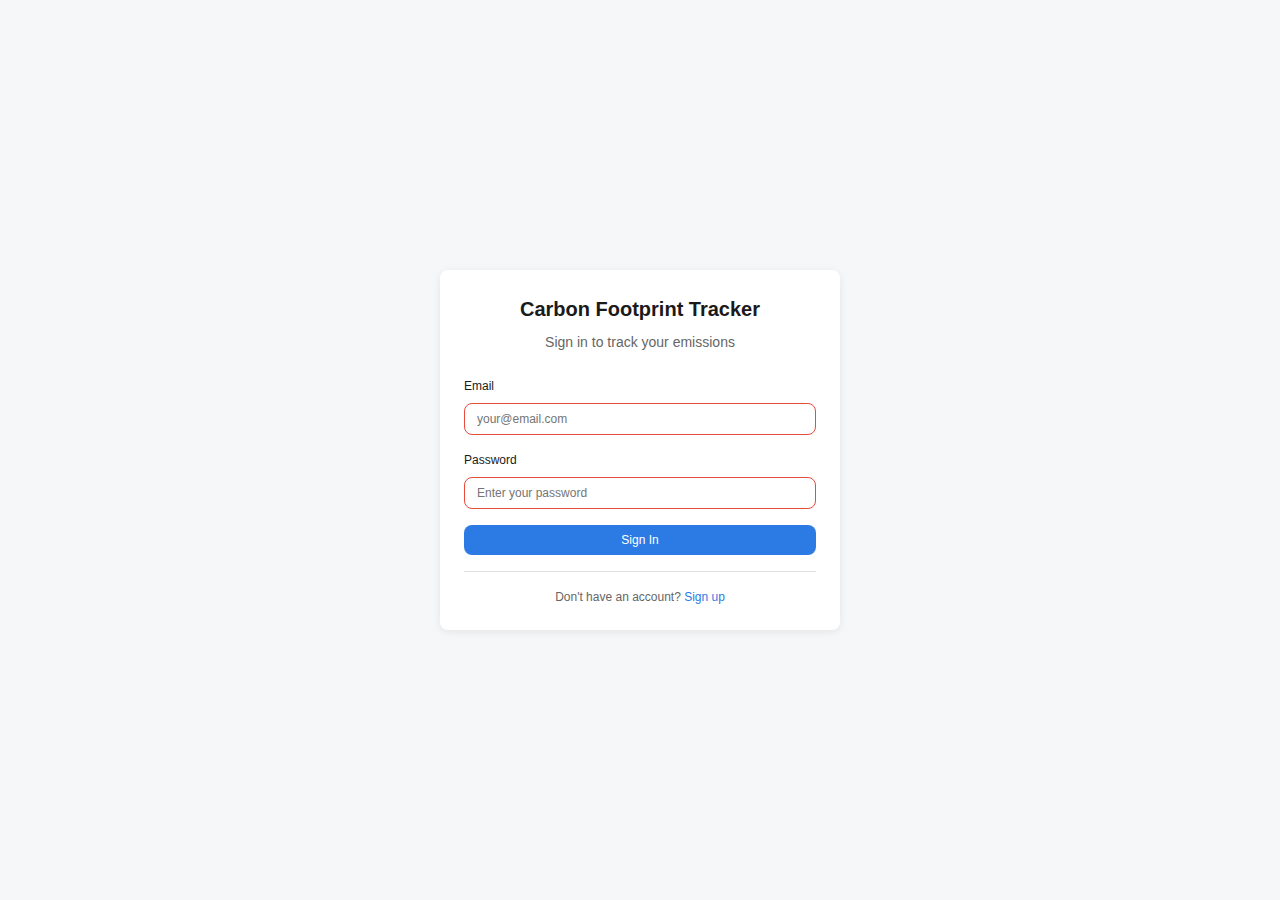
<file: login.html>
<!DOCTYPE html>
<html lang="en">
<head>
    <meta charset="UTF-8">
    <meta name="viewport" content="width=device-width, initial-scale=1.0">
    <title>Login - Carbon Footprint Tracker</title>
    <link rel="stylesheet" href="styles.css">
</head>
<body class="auth-page">
    <div class="auth-container">
        <div class="auth-card">
            <div class="auth-header">
                <h1>Carbon Footprint Tracker</h1>
                <p class="subtitle">Sign in to track your emissions</p>
            </div>

            <form id="loginForm" class="auth-form">
                <div class="form-group">
                    <label for="email">Email</label>
                    <input type="email" id="email" name="email" required autocomplete="email" placeholder="your@email.com">
                </div>

                <div class="form-group">
                    <label for="password">Password</label>
                    <input type="password" id="password" name="password" required autocomplete="current-password" placeholder="Enter your password">
                </div>

                <div id="loginError" class="error-message" style="display: none;"></div>

                <button type="submit" id="loginBtn" class="btn-primary">Sign In</button>
            </form>

            <div class="auth-footer">
                <p>Don't have an account? <a href="signup.html">Sign up</a></p>
            </div>
        </div>
    </div>

    <script src="auth.js"></script>
    <script>
        // Redirect if already logged in
        document.addEventListener('DOMContentLoaded', () => {
            redirectIfAuthenticated();

            const form = document.getElementById('loginForm');
            const errorDiv = document.getElementById('loginError');
            const loginBtn = document.getElementById('loginBtn');

            form.addEventListener('submit', async (e) => {
                e.preventDefault();
                
                const email = document.getElementById('email').value.trim();
                const password = document.getElementById('password').value;

                errorDiv.style.display = 'none';
                loginBtn.disabled = true;
                loginBtn.textContent = 'Signing in...';

                const result = loginUser(email, password);

                if (result.success) {
                    window.location.href = 'index.html';
                } else {
                    errorDiv.textContent = result.error || 'Login failed';
                    errorDiv.style.display = 'block';
                    loginBtn.disabled = false;
                    loginBtn.textContent = 'Sign In';
                }
            });
        });
    </script>
</body>
</html>
</file>
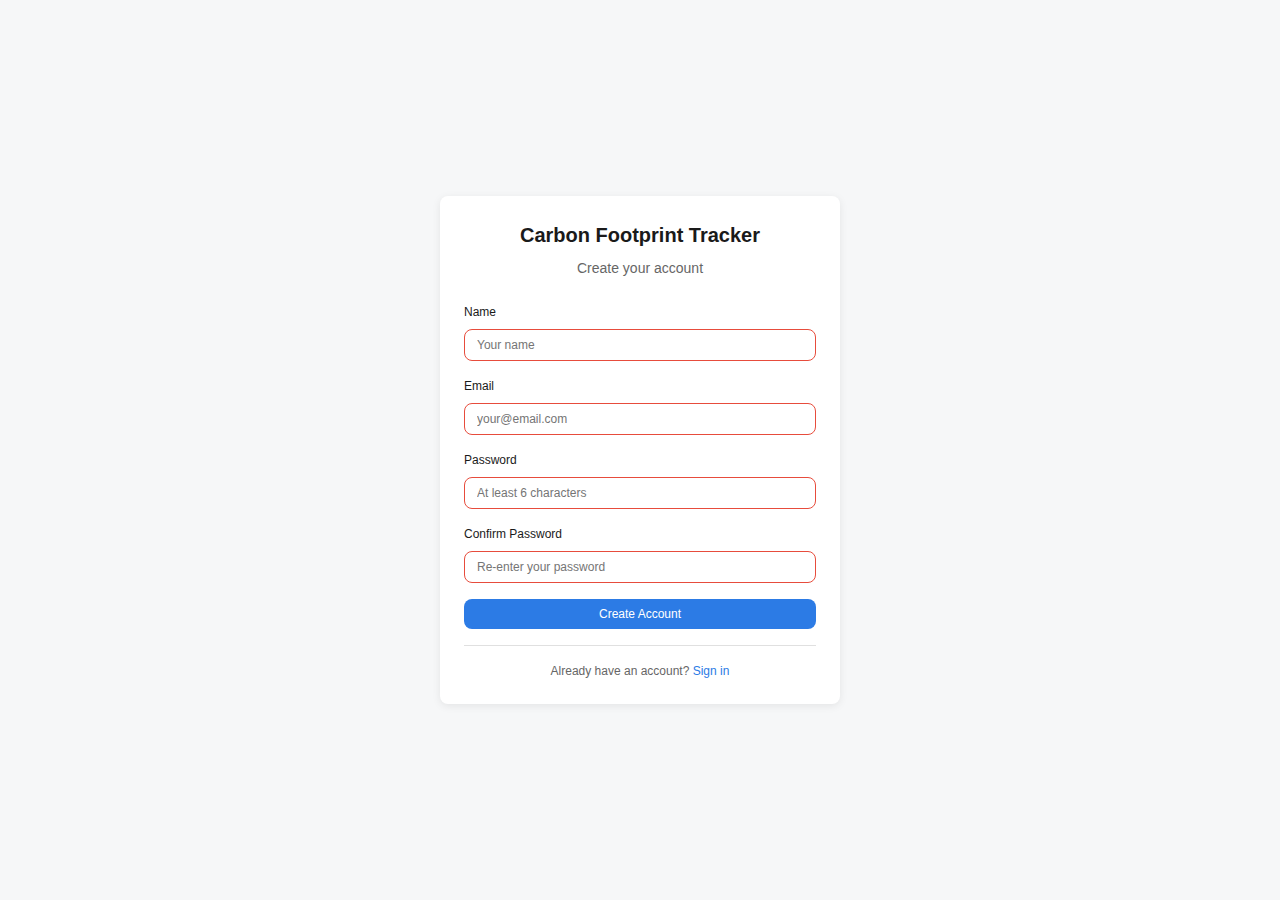
<file: signup.html>
<!DOCTYPE html>
<html lang="en">
<head>
    <meta charset="UTF-8">
    <meta name="viewport" content="width=device-width, initial-scale=1.0">
    <title>Sign Up - Carbon Footprint Tracker</title>
    <link rel="stylesheet" href="styles.css">
</head>
<body class="auth-page">
    <div class="auth-container">
        <div class="auth-card">
            <div class="auth-header">
                <h1>Carbon Footprint Tracker</h1>
                <p class="subtitle">Create your account</p>
            </div>

            <form id="signupForm" class="auth-form">
                <div class="form-group">
                    <label for="name">Name</label>
                    <input type="text" id="name" name="name" required autocomplete="name" placeholder="Your name">
                </div>

                <div class="form-group">
                    <label for="email">Email</label>
                    <input type="email" id="email" name="email" required autocomplete="email" placeholder="your@email.com">
                </div>

                <div class="form-group">
                    <label for="password">Password</label>
                    <input type="password" id="password" name="password" required autocomplete="new-password" placeholder="At least 6 characters" minlength="6">
                </div>

                <div class="form-group">
                    <label for="confirmPassword">Confirm Password</label>
                    <input type="password" id="confirmPassword" name="confirmPassword" required autocomplete="new-password" placeholder="Re-enter your password">
                </div>

                <div id="signupError" class="error-message" style="display: none;"></div>

                <button type="submit" id="signupBtn" class="btn-primary">Create Account</button>
            </form>

            <div class="auth-footer">
                <p>Already have an account? <a href="login.html">Sign in</a></p>
            </div>
        </div>
    </div>

    <script src="auth.js"></script>
    <script>
        // Redirect if already logged in
        document.addEventListener('DOMContentLoaded', () => {
            redirectIfAuthenticated();

            const form = document.getElementById('signupForm');
            const errorDiv = document.getElementById('signupError');
            const signupBtn = document.getElementById('signupBtn');

            // Password confirmation validation
            const passwordInput = document.getElementById('password');
            const confirmPasswordInput = document.getElementById('confirmPassword');

            function validatePasswords() {
                if (confirmPasswordInput.value && passwordInput.value !== confirmPasswordInput.value) {
                    confirmPasswordInput.setCustomValidity('Passwords do not match');
                } else {
                    confirmPasswordInput.setCustomValidity('');
                }
            }

            passwordInput.addEventListener('input', validatePasswords);
            confirmPasswordInput.addEventListener('input', validatePasswords);

            form.addEventListener('submit', async (e) => {
                e.preventDefault();
                
                const name = document.getElementById('name').value.trim();
                const email = document.getElementById('email').value.trim();
                const password = document.getElementById('password').value;
                const confirmPassword = document.getElementById('confirmPassword').value;

                errorDiv.style.display = 'none';

                // Validate passwords match
                if (password !== confirmPassword) {
                    errorDiv.textContent = 'Passwords do not match';
                    errorDiv.style.display = 'block';
                    return;
                }

                signupBtn.disabled = true;
                signupBtn.textContent = 'Creating account...';

                const result = signupUser(email, password, name);

                if (result.success) {
                    window.location.href = 'index.html';
                } else {
                    errorDiv.textContent = result.error || 'Signup failed';
                    errorDiv.style.display = 'block';
                    signupBtn.disabled = false;
                    signupBtn.textContent = 'Create Account';
                }
            });
        });
    </script>
</body>
</html>
</file>
<file: styles.css>
/* Carbon Footprint Tracker - Minimal Aesthetic Styles */

:root {
    --bg-color: #f6f7f8;
    --card-bg: #ffffff;
    --accent-color: #2c7be5;
    --text-primary: #1a1a1a;
    --text-secondary: #666666;
    --border-color: #e0e0e0;
    --shadow: 0 2px 8px rgba(0, 0, 0, 0.08);
    --shadow-hover: 0 4px 12px rgba(0, 0, 0, 0.12);
    --radius: 8px;
    --spacing-xs: 8px;
    --spacing-sm: 12px;
    --spacing-md: 16px;
    --spacing-lg: 24px;
}

* {
    margin: 0;
    padding: 0;
    box-sizing: border-box;
}

body {
    font-family: -apple-system, BlinkMacSystemFont, 'Segoe UI', Roboto, 'Helvetica Neue', Arial, sans-serif;
    font-size: 12px;
    line-height: 1.5;
    color: var(--text-primary);
    background-color: var(--bg-color);
    padding: var(--spacing-md);
}

.container {
    max-width: 1200px;
    margin: 0 auto;
}

header {
    text-align: center;
    margin-bottom: var(--spacing-lg);
}

.header-content {
    display: flex;
    justify-content: space-between;
    align-items: center;
    flex-wrap: wrap;
    gap: var(--spacing-md);
}

.user-menu {
    display: flex;
    align-items: center;
    gap: var(--spacing-sm);
}

.user-name {
    font-size: 12px;
    color: var(--text-secondary);
}

.btn-small {
    padding: 6px 12px;
    font-size: 11px;
}

h1 {
    font-size: 20px;
    font-weight: 600;
    color: var(--text-primary);
    margin-bottom: var(--spacing-xs);
}

.subtitle {
    font-size: 14px;
    color: var(--text-secondary);
}

.content-grid {
    display: grid;
    grid-template-columns: 1fr 400px;
    gap: var(--spacing-md);
    align-items: start;
}

.card {
    background: var(--card-bg);
    border-radius: var(--radius);
    padding: var(--spacing-md);
    box-shadow: var(--shadow);
    margin-bottom: var(--spacing-md);
    transition: box-shadow 0.2s;
}

.card:hover {
    box-shadow: var(--shadow-hover);
}

.card h2,
.card h3 {
    font-size: 16px;
    font-weight: 600;
    margin-bottom: var(--spacing-md);
    color: var(--text-primary);
}

/* Form Styles */
.form-group {
    margin-bottom: var(--spacing-md);
}

.form-group label {
    display: block;
    font-size: 12px;
    font-weight: 500;
    color: var(--text-primary);
    margin-bottom: var(--spacing-xs);
}

.form-group input,
.form-group select {
    width: 100%;
    padding: var(--spacing-xs) var(--spacing-sm);
    font-size: 12px;
    border: 1px solid var(--border-color);
    border-radius: var(--radius);
    background: var(--card-bg);
    color: var(--text-primary);
    transition: border-color 0.2s;
}

.form-group input:focus,
.form-group select:focus {
    outline: none;
    border-color: var(--accent-color);
}

.form-group input:invalid {
    border-color: #e74c3c;
}

/* Buttons */
.btn-primary,
.btn-secondary {
    padding: var(--spacing-xs) var(--spacing-md);
    font-size: 12px;
    font-weight: 500;
    border: none;
    border-radius: var(--radius);
    cursor: pointer;
    transition: all 0.2s;
}

.btn-primary {
    background: var(--accent-color);
    color: white;
    width: 100%;
}

.btn-primary:hover:not(:disabled) {
    background: #1e5fb8;
}

.btn-primary:disabled {
    background: #cccccc;
    cursor: not-allowed;
}

.btn-secondary {
    background: var(--bg-color);
    color: var(--text-primary);
    border: 1px solid var(--border-color);
}

.btn-secondary:hover {
    background: #e8e9ea;
}

/* Result Card */
.result-card {
    margin-top: var(--spacing-md);
}

.result-content {
    margin-bottom: var(--spacing-md);
}

.co2-total {
    font-size: 18px;
    font-weight: 600;
    color: var(--accent-color);
    margin-bottom: var(--spacing-sm);
}

.breakdown-item {
    display: flex;
    justify-content: space-between;
    padding: var(--spacing-xs) 0;
    font-size: 12px;
    border-bottom: 1px solid var(--border-color);
}

.breakdown-item:last-child {
    border-bottom: none;
}

.json-details {
    margin-top: var(--spacing-md);
    font-size: 11px;
}

.json-details summary {
    cursor: pointer;
    color: var(--text-secondary);
    margin-bottom: var(--spacing-xs);
}

.json-details pre {
    background: var(--bg-color);
    padding: var(--spacing-sm);
    border-radius: var(--radius);
    overflow-x: auto;
    font-size: 10px;
    max-height: 200px;
    overflow-y: auto;
}

.error-message {
    color: #e74c3c;
    font-size: 12px;
    padding: var(--spacing-sm);
    background: #fee;
    border-radius: var(--radius);
    margin-bottom: var(--spacing-sm);
}

.loading-spinner {
    display: inline-block;
    width: 16px;
    height: 16px;
    border: 2px solid var(--border-color);
    border-top-color: var(--accent-color);
    border-radius: 50%;
    animation: spin 0.6s linear infinite;
    margin-right: var(--spacing-xs);
}

@keyframes spin {
    to { transform: rotate(360deg); }
}

/* History Chart */
.history-card {
    margin-top: var(--spacing-md);
}

#historyChart {
    max-height: 150px;
    margin-bottom: var(--spacing-md);
}

.history-actions {
    margin-bottom: var(--spacing-md);
}

.history-table-container {
    overflow-x: auto;
}

#historyTable {
    width: 100%;
    border-collapse: collapse;
    font-size: 11px;
}

#historyTable th,
#historyTable td {
    padding: var(--spacing-xs);
    text-align: left;
    border-bottom: 1px solid var(--border-color);
}

#historyTable th {
    font-weight: 600;
    color: var(--text-secondary);
    font-size: 11px;
}

#historyTable td {
    color: var(--text-primary);
}

.action-buttons {
    display: flex;
    gap: var(--spacing-xs);
}

.action-btn {
    padding: 4px 8px;
    font-size: 10px;
    background: var(--bg-color);
    border: 1px solid var(--border-color);
    border-radius: 4px;
    cursor: pointer;
}

.action-btn:hover {
    background: #e8e9ea;
}

.action-btn.delete {
    color: #e74c3c;
    border-color: #e74c3c;
}

.action-btn.delete:hover {
    background: #fee;
}

/* Chat Styles */
.chat-card {
    position: sticky;
    top: var(--spacing-md);
    max-height: calc(100vh - 40px);
    display: flex;
    flex-direction: column;
}

.chat-header {
    display: flex;
    justify-content: space-between;
    align-items: center;
    margin-bottom: var(--spacing-md);
}

.chat-toggle {
    background: none;
    border: none;
    font-size: 18px;
    cursor: pointer;
    color: var(--text-secondary);
    padding: 0;
    width: 24px;
    height: 24px;
    display: flex;
    align-items: center;
    justify-content: center;
}

.chat-container {
    display: flex;
    flex-direction: column;
    height: 600px;
}

.chat-container.collapsed {
    display: none;
}

.chat-messages {
    flex: 1;
    overflow-y: auto;
    padding: var(--spacing-sm);
    background: var(--bg-color);
    border-radius: var(--radius);
    margin-bottom: var(--spacing-sm);
}

.message {
    margin-bottom: var(--spacing-sm);
    display: flex;
}

.user-message {
    justify-content: flex-end;
}

.bot-message {
    justify-content: flex-start;
}

.message-content {
    max-width: 75%;
    padding: var(--spacing-xs) var(--spacing-sm);
    border-radius: var(--radius);
    font-size: 12px;
    line-height: 1.4;
}

.user-message .message-content {
    background: var(--accent-color);
    color: white;
}

.bot-message .message-content {
    background: var(--card-bg);
    color: var(--text-primary);
    border: 1px solid var(--border-color);
}

.chat-input-container {
    display: flex;
    gap: var(--spacing-xs);
}

#chatInput {
    flex: 1;
    padding: var(--spacing-xs) var(--spacing-sm);
    font-size: 12px;
    border: 1px solid var(--border-color);
    border-radius: var(--radius);
}

#chatInput:focus {
    outline: none;
    border-color: var(--accent-color);
}

.typing-indicator {
    padding: var(--spacing-xs);
    text-align: center;
}

.typing-indicator span {
    display: inline-block;
    width: 6px;
    height: 6px;
    background: var(--text-secondary);
    border-radius: 50%;
    margin: 0 2px;
    animation: bounce 1.4s infinite;
}

.typing-indicator span:nth-child(2) {
    animation-delay: 0.2s;
}

.typing-indicator span:nth-child(3) {
    animation-delay: 0.4s;
}

@keyframes bounce {
    0%, 60%, 100% {
        transform: translateY(0);
    }
    30% {
        transform: translateY(-8px);
    }
}

/* Auth Pages */
.auth-page {
    display: flex;
    align-items: center;
    justify-content: center;
    min-height: 100vh;
    padding: var(--spacing-md);
}

.auth-container {
    width: 100%;
    max-width: 400px;
}

.auth-card {
    background: var(--card-bg);
    border-radius: var(--radius);
    padding: var(--spacing-lg);
    box-shadow: var(--shadow);
}

.auth-header {
    text-align: center;
    margin-bottom: var(--spacing-lg);
}

.auth-header h1 {
    margin-bottom: var(--spacing-xs);
}

.auth-form {
    margin-bottom: var(--spacing-md);
}

.auth-footer {
    text-align: center;
    margin-top: var(--spacing-md);
    padding-top: var(--spacing-md);
    border-top: 1px solid var(--border-color);
}

.auth-footer p {
    font-size: 12px;
    color: var(--text-secondary);
}

.auth-footer a {
    color: var(--accent-color);
    text-decoration: none;
    font-weight: 500;
}

.auth-footer a:hover {
    text-decoration: underline;
}

/* Responsive */
@media (max-width: 768px) {
    .content-grid {
        grid-template-columns: 1fr;
    }
    
    .chat-card {
        position: relative;
        top: 0;
    }
    
    .chat-container {
        height: 400px;
    }
    
    .chat-toggle::before {
        content: '+';
    }
    
    .chat-container.collapsed ~ .chat-toggle::before {
        content: '−';
    }
    
    .header-content {
        flex-direction: column;
        text-align: center;
    }
    
    .user-menu {
        justify-content: center;
    }
}
</file>
